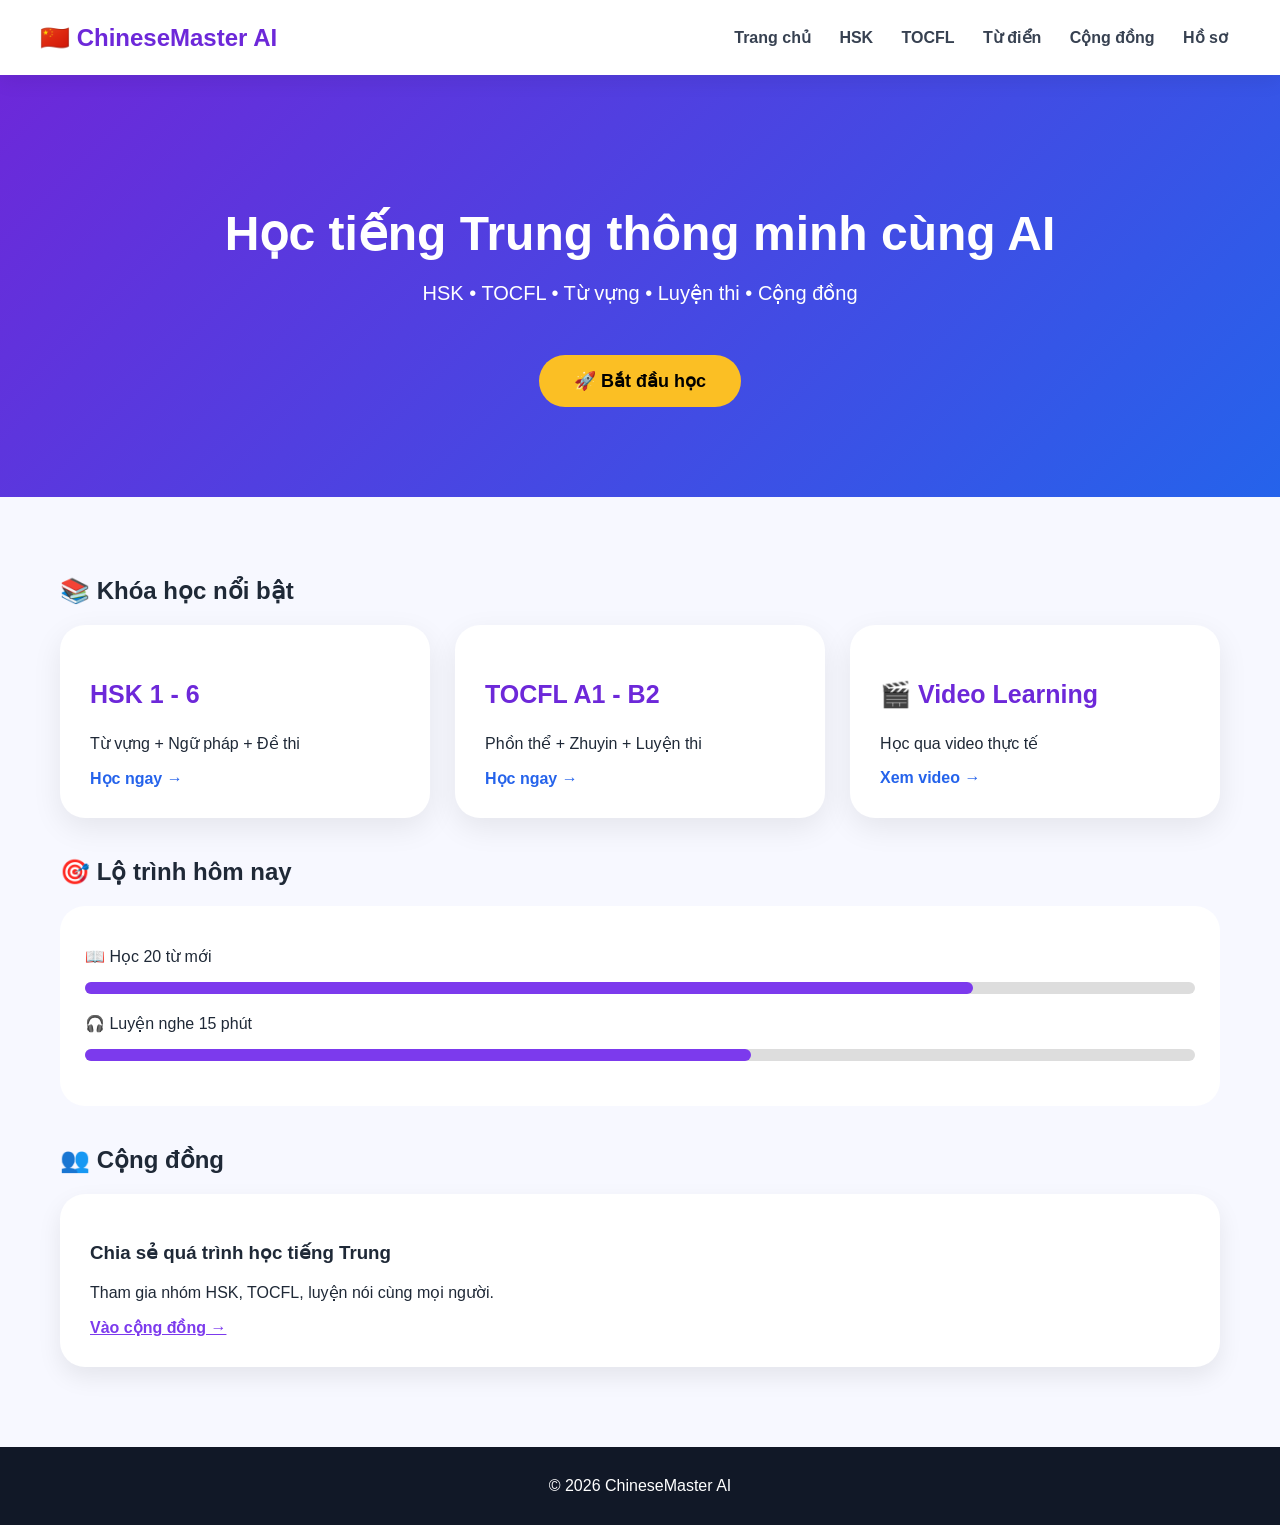
<file: index.html>
<!DOCTYPE html>
<html lang="vi">

<head>

<meta charset="UTF-8">
<meta name="viewport" content="width=device-width, initial-scale=1.0">

<title>ChineseMaster AI</title>

<link rel="stylesheet" href="css/style.css">

</head>


<body>


<header class="header">

<div class="logo">
🇨🇳 ChineseMaster AI
</div>


<button class="menu-btn">
☰
</button>


<nav>

<a href="index.html">Trang chủ</a>

<a href="hsk.html">HSK</a>

<a href="tocfl.html">TOCFL</a>

<a href="dictionary.html">Từ điển</a>

<a href="community.html">Cộng đồng</a>

<a href="profile.html">Hồ sơ</a>

</nav>


</header>





<section class="hero">


<h1>
Học tiếng Trung thông minh cùng AI
</h1>


<p>
HSK • TOCFL • Từ vựng • Luyện thi • Cộng đồng
</p>


<button>
🚀 Bắt đầu học
</button>


</section>






<section class="container">


<h2>
📚 Khóa học nổi bật
</h2>



<div class="grid">


<div class="card">

<h3>
HSK 1 - 6
</h3>

<p>
Từ vựng + Ngữ pháp + Đề thi
</p>

<a href="hsk.html">
Học ngay →
</a>

</div>




<div class="card">

<h3>
TOCFL A1 - B2
</h3>

<p>
Phồn thể + Zhuyin + Luyện thi
</p>

<a href="tocfl.html">
Học ngay →
</a>

</div>




<div class="card">

<h3>
🎬 Video Learning
</h3>

<p>
Học qua video thực tế
</p>

<a href="#">
Xem video →
</a>

</div>


</div>






<h2>
🎯 Lộ trình hôm nay
</h2>


<div class="learning">


<p>
📖 Học 20 từ mới
</p>


<div class="bar">
<span></span>
</div>


<p>
🎧 Luyện nghe 15 phút
</p>


<div class="bar">

<span style="width:60%"></span>

</div>


</div>








<h2>
👥 Cộng đồng
</h2>


<div class="community-box">


<h3>
Chia sẻ quá trình học tiếng Trung
</h3>


<p>
Tham gia nhóm HSK, TOCFL, luyện nói cùng mọi người.
</p>


<a href="community.html">
Vào cộng đồng →
</a>


</div>





</section>





<footer>

© 2026 ChineseMaster AI

</footer>



<script src="js/app.js"></script>


</body>

</html>
</file>
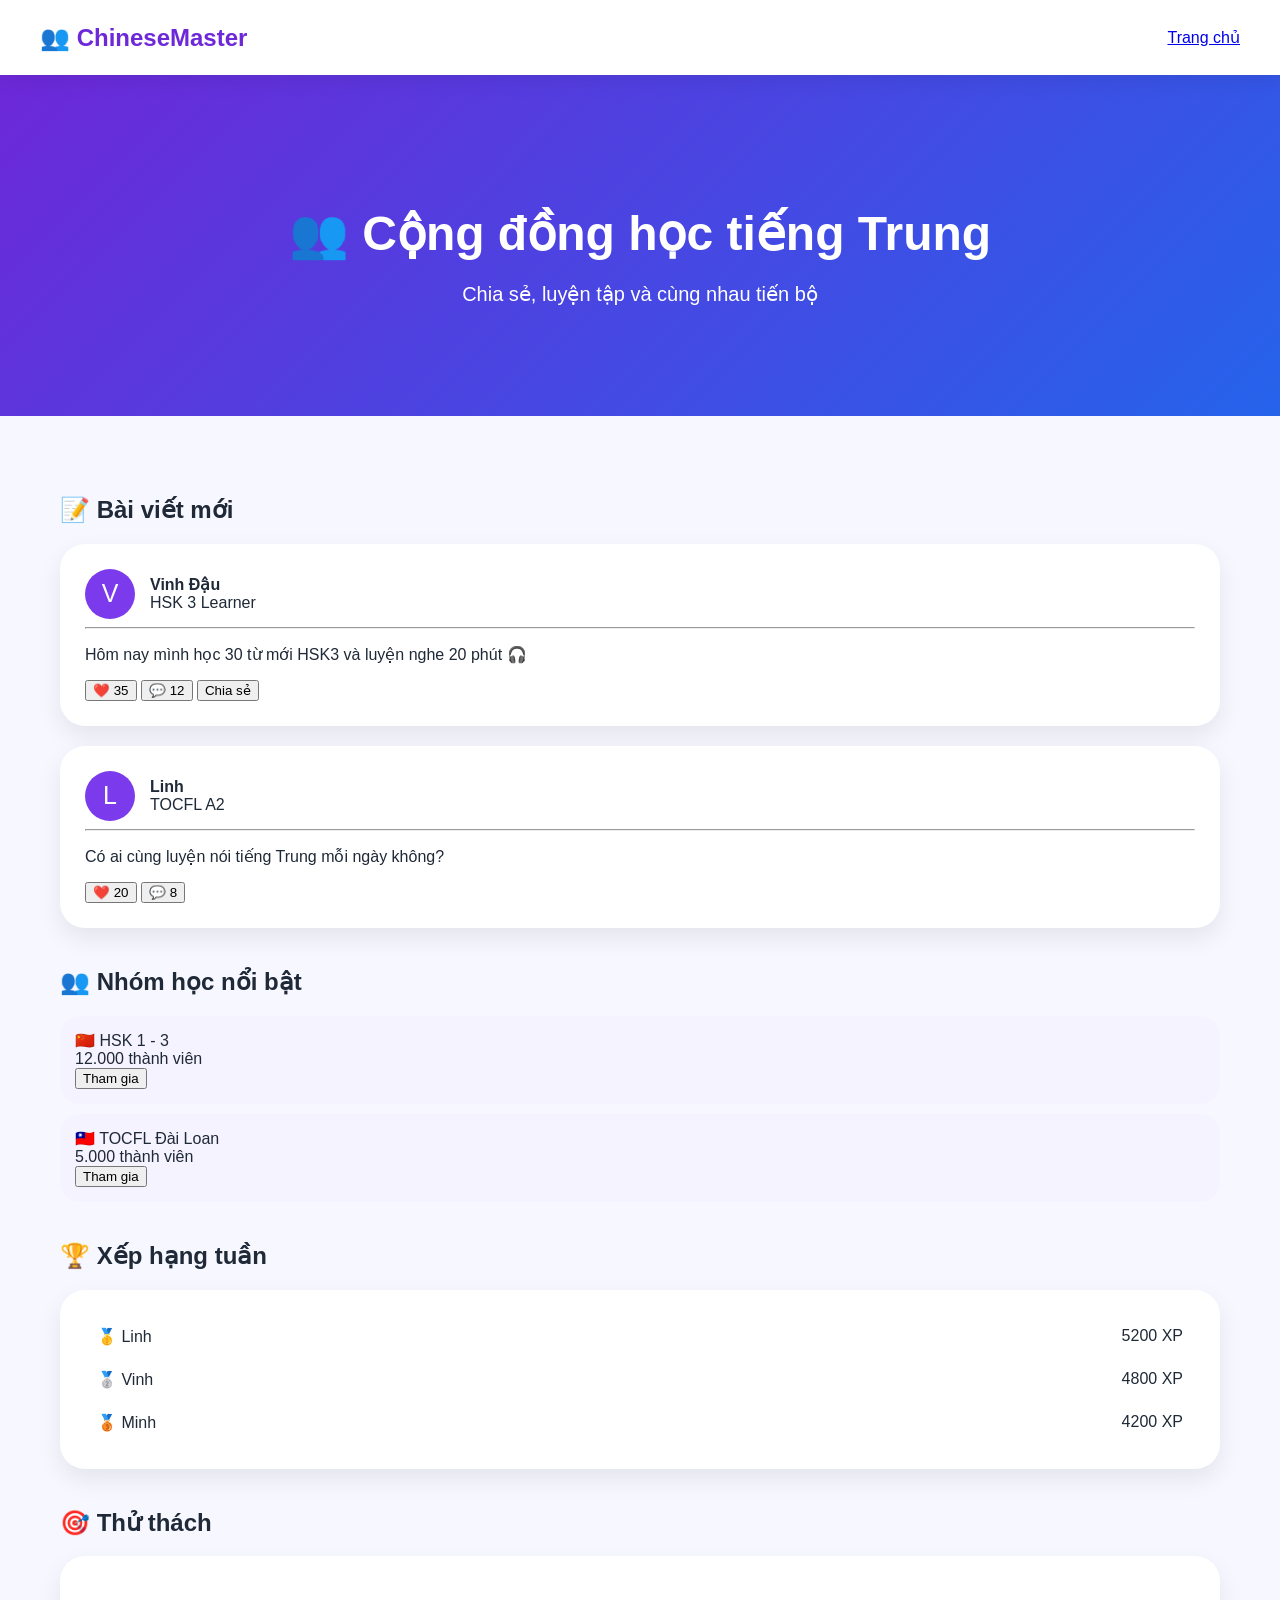
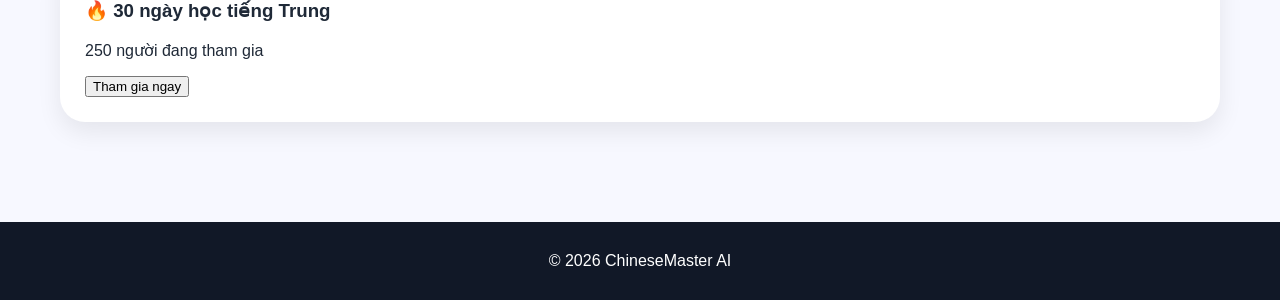
<file: community.html>
<!DOCTYPE html>
<html lang="vi">

<head>

<meta charset="UTF-8">
<meta name="viewport" content="width=device-width, initial-scale=1.0">

<title>Cộng đồng - ChineseMaster</title>

<link rel="stylesheet" href="css/style.css">

<style>

.post{

background:white;
padding:25px;
border-radius:25px;
margin-bottom:20px;
box-shadow:0 10px 25px rgba(0,0,0,.08);

}


.user{

display:flex;
align-items:center;
gap:15px;

}


.avatar{

width:50px;
height:50px;
border-radius:50%;
background:#7c3aed;
color:white;
display:flex;
align-items:center;
justify-content:center;
font-size:25px;

}


.group{

background:#f5f3ff;
padding:15px;
border-radius:20px;
margin-top:10px;

}


.rank{

display:flex;
justify-content:space-between;
padding:12px;

}

</style>

</head>


<body>


<header class="header">

<div class="logo">
👥 ChineseMaster
</div>


<a href="index.html">
Trang chủ
</a>

</header>





<section class="hero">

<h1>
👥 Cộng đồng học tiếng Trung
</h1>

<p>
Chia sẻ, luyện tập và cùng nhau tiến bộ
</p>

</section>






<section class="container">



<h2>
📝 Bài viết mới
</h2>




<div class="post">


<div class="user">

<div class="avatar">
V
</div>


<div>

<b>Vinh Đậu</b>

<br>

HSK 3 Learner

</div>


</div>


<hr>


<p>

Hôm nay mình học 30 từ mới HSK3
và luyện nghe 20 phút 🎧

</p>


<button>
❤️ 35
</button>


<button>
💬 12
</button>


<button>
Chia sẻ
</button>


</div>







<div class="post">


<div class="user">

<div class="avatar">
L
</div>


<div>

<b>Linh</b>

<br>

TOCFL A2

</div>


</div>


<hr>


<p>

Có ai cùng luyện nói tiếng Trung mỗi ngày không?

</p>


<button>
❤️ 20
</button>


<button>
💬 8
</button>


</div>







<h2>
👥 Nhóm học nổi bật
</h2>


<div class="group">

🇨🇳 HSK 1 - 3

<br>

12.000 thành viên

<br>

<button>
Tham gia
</button>

</div>



<div class="group">

🇹🇼 TOCFL Đài Loan

<br>

5.000 thành viên

<br>

<button>
Tham gia
</button>

</div>







<h2>
🏆 Xếp hạng tuần
</h2>



<div class="post">


<div class="rank">

🥇 Linh

<span>
5200 XP
</span>

</div>


<div class="rank">

🥈 Vinh

<span>
4800 XP
</span>

</div>


<div class="rank">

🥉 Minh

<span>
4200 XP
</span>

</div>



</div>







<h2>
🎯 Thử thách
</h2>


<div class="post">


<h3>
🔥 30 ngày học tiếng Trung
</h3>


<p>

250 người đang tham gia

</p>


<button>
Tham gia ngay
</button>


</div>




</section>






<footer>

© 2026 ChineseMaster AI

</footer>



<script src="js/app.js"></script>


</body>

</html>
</file>
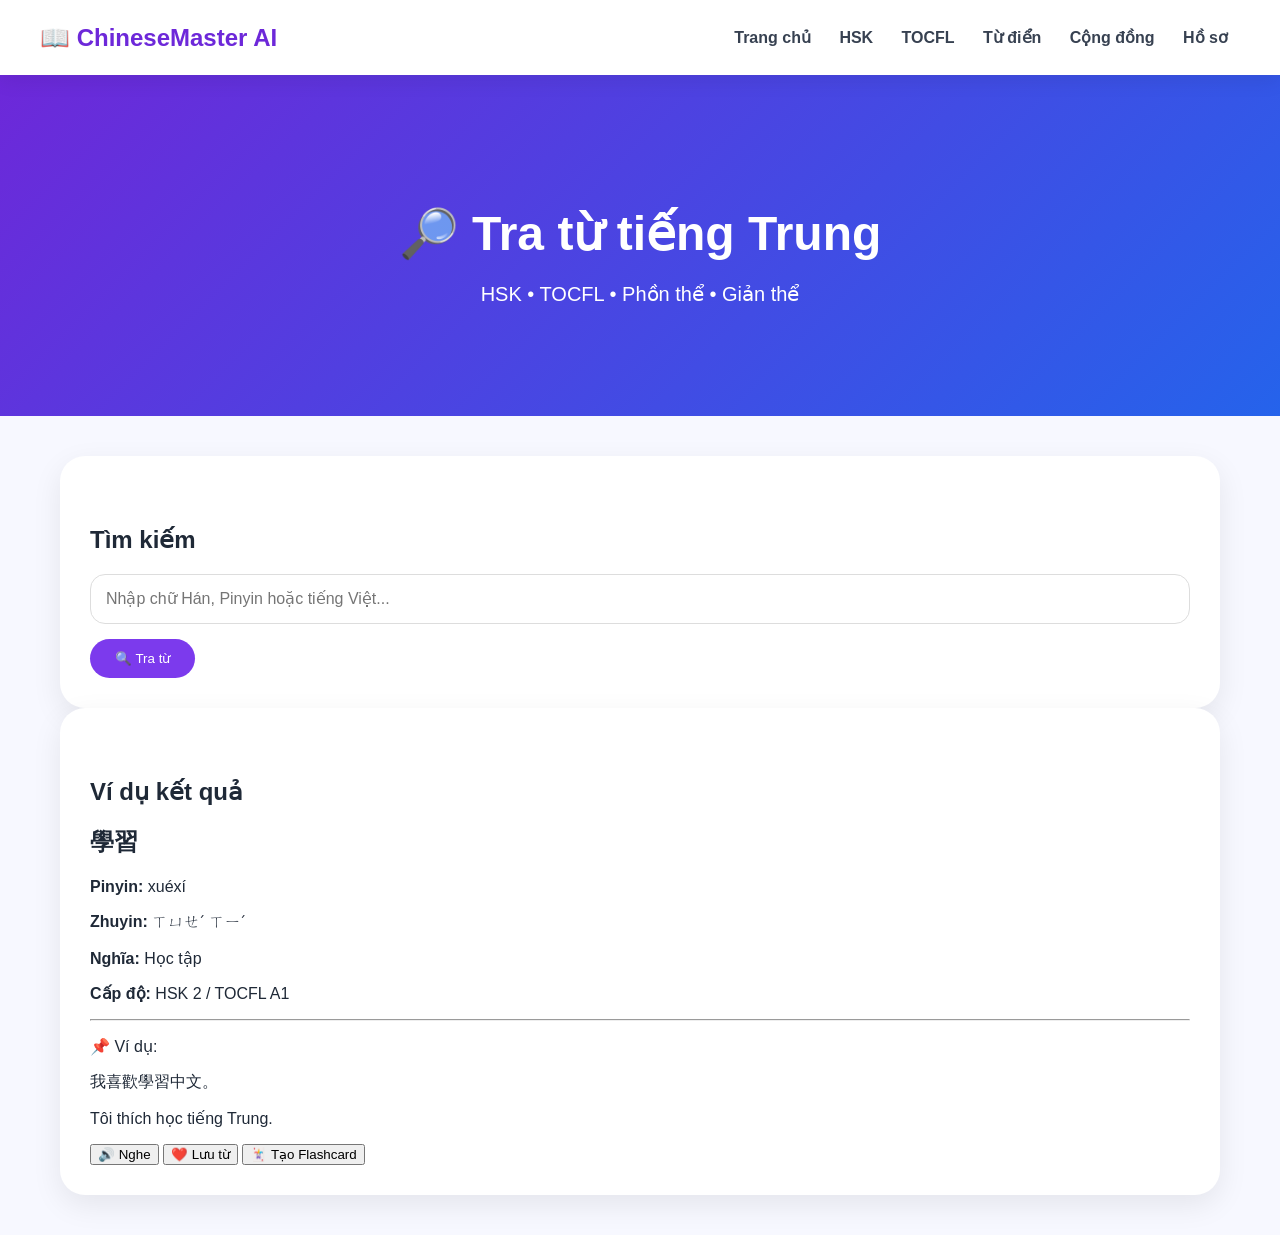
<file: dictionary.html>
<!DOCTYPE html>
<html lang="vi">

<head>

<meta charset="UTF-8">
<meta name="viewport" content="width=device-width, initial-scale=1.0">

<title>Từ điển - ChineseMaster</title>

<link rel="stylesheet" href="css/style.css">

</head>


<body>


<header class="header">

<div class="logo">
📖 ChineseMaster AI
</div>


<button class="menu-btn">
☰
</button>


<nav>

<a href="index.html">Trang chủ</a>
<a href="hsk.html">HSK</a>
<a href="tocfl.html">TOCFL</a>
<a href="dictionary.html">Từ điển</a>
<a href="community.html">Cộng đồng</a>
<a href="profile.html">Hồ sơ</a>

</nav>


</header>





<section class="hero">

<h1>
🔎 Tra từ tiếng Trung
</h1>

<p>
HSK • TOCFL • Phồn thể • Giản thể
</p>

</section>






<section class="container">



<div class="card">


<h2>
Tìm kiếm
</h2>


<input 
id="search"
type="text"
placeholder="Nhập chữ Hán, Pinyin hoặc tiếng Việt..."
style="
width:100%;
padding:15px;
border-radius:15px;
border:1px solid #ddd;
font-size:16px;
">


<button 
onclick="searchWord()"
style="
margin-top:15px;
padding:12px 25px;
border:0;
border-radius:20px;
background:#7c3aed;
color:white;
cursor:pointer;
">

🔍 Tra từ

</button>


</div>





<div id="result" class="card">


<h2>
Ví dụ kết quả
</h2>


<h1>
學習
</h1>


<p>
<b>Pinyin:</b> xuéxí
</p>


<p>
<b>Zhuyin:</b> ㄒㄩㄝˊ ㄒㄧˊ
</p>


<p>
<b>Nghĩa:</b> Học tập
</p>


<p>
<b>Cấp độ:</b> HSK 2 / TOCFL A1
</p>



<hr>


<p>
📌 Ví dụ:

</p>


<p>
我喜歡學習中文。
</p>


<p>
Tôi thích học tiếng Trung.
</p>



<button>
🔊 Nghe
</button>


<button>
❤️ Lưu từ
</button>


<button>
🃏 Tạo Flashcard
</button>


</div>



</section>







<script>


function searchWord(){


let word=document.getElementById("search").value;


if(word){

document.getElementById("result").innerHTML=`

<h2>Kết quả tìm kiếm</h2>

<h1>${word}</h1>

<p>Đang tìm dữ liệu...</p>

`;


}


}


</script>




<script src="js/app.js"></script>


</body>

</html>
</file>
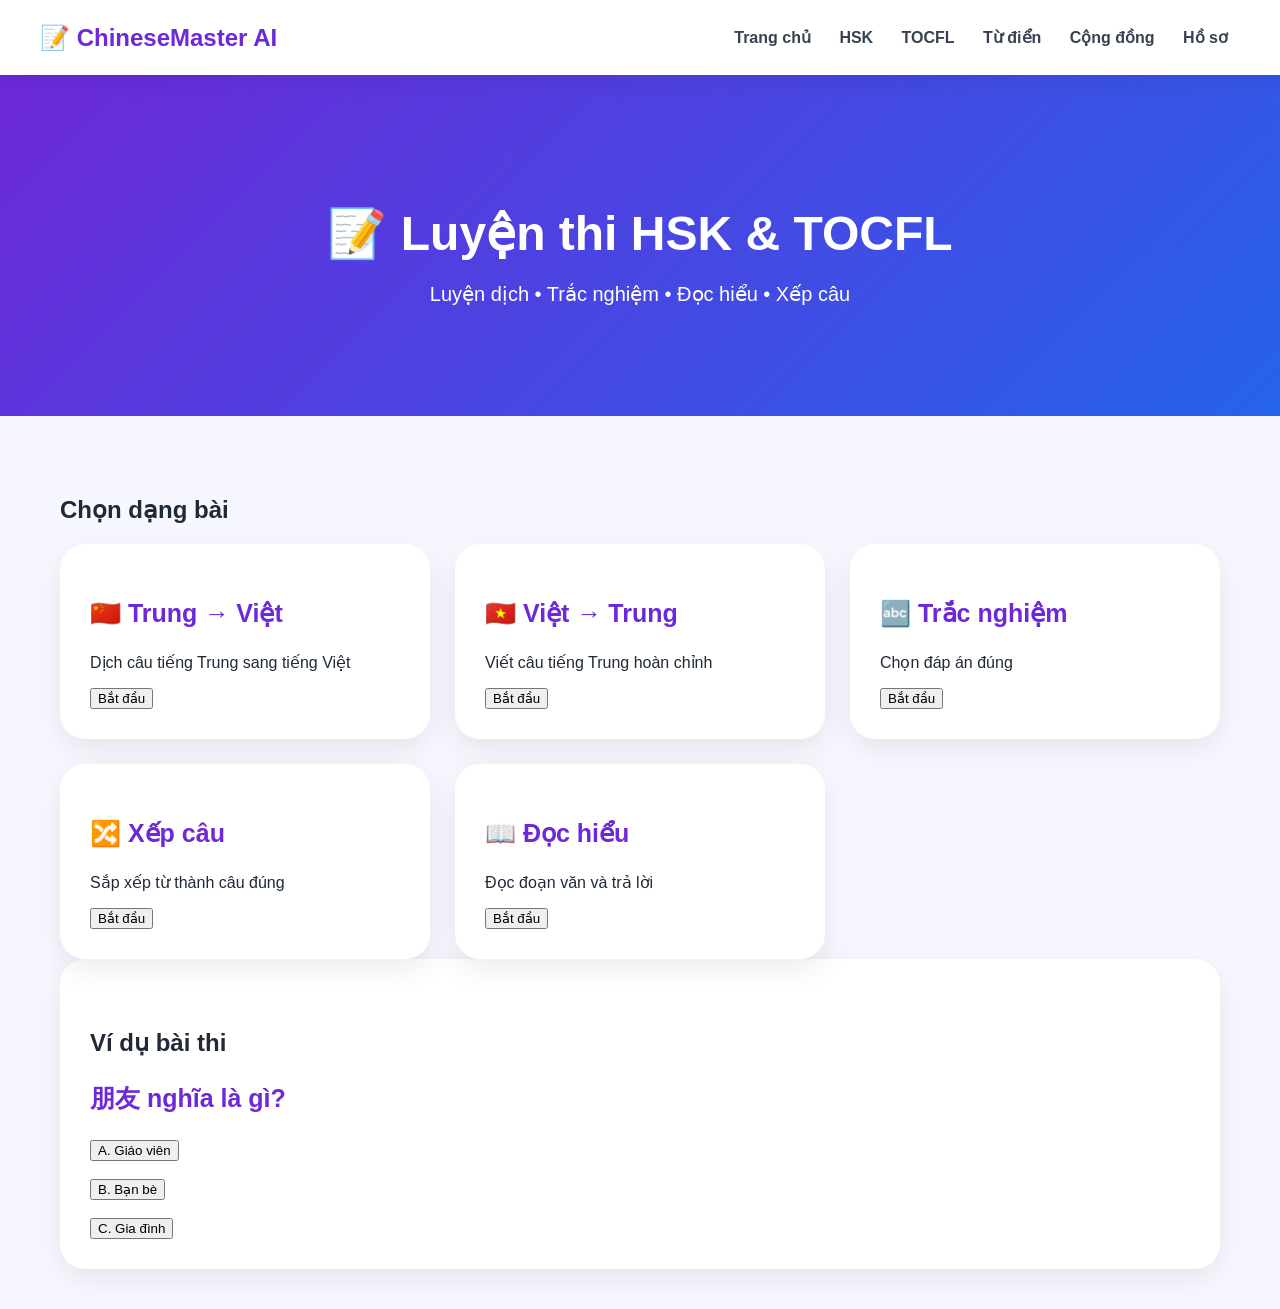
<file: exam.html>
<!DOCTYPE html>
<html lang="vi">

<head>

<meta charset="UTF-8">
<meta name="viewport" content="width=device-width, initial-scale=1.0">

<title>Luyện thi - ChineseMaster</title>

<link rel="stylesheet" href="css/style.css">

</head>


<body>


<header class="header">

<div class="logo">
📝 ChineseMaster AI
</div>


<button class="menu-btn">
☰
</button>


<nav>

<a href="index.html">Trang chủ</a>
<a href="hsk.html">HSK</a>
<a href="tocfl.html">TOCFL</a>
<a href="dictionary.html">Từ điển</a>
<a href="community.html">Cộng đồng</a>
<a href="profile.html">Hồ sơ</a>

</nav>

</header>





<section class="hero">

<h1>
📝 Luyện thi HSK & TOCFL
</h1>

<p>
Luyện dịch • Trắc nghiệm • Đọc hiểu • Xếp câu
</p>

</section>





<section class="container">


<h2>
Chọn dạng bài
</h2>


<div class="grid">



<div class="card">

<h3>
🇨🇳 Trung → Việt
</h3>

<p>
Dịch câu tiếng Trung sang tiếng Việt
</p>

<button onclick="start('translate')">
Bắt đầu
</button>

</div>





<div class="card">

<h3>
🇻🇳 Việt → Trung
</h3>

<p>
Viết câu tiếng Trung hoàn chỉnh
</p>

<button onclick="start('write')">
Bắt đầu
</button>

</div>





<div class="card">

<h3>
🔤 Trắc nghiệm
</h3>

<p>
Chọn đáp án đúng
</p>

<button onclick="start('quiz')">
Bắt đầu
</button>

</div>





<div class="card">

<h3>
🔀 Xếp câu
</h3>

<p>
Sắp xếp từ thành câu đúng
</p>

<button onclick="start('arrange')">
Bắt đầu
</button>

</div>





<div class="card">

<h3>
📖 Đọc hiểu
</h3>

<p>
Đọc đoạn văn và trả lời
</p>

<button onclick="start('reading')">
Bắt đầu
</button>

</div>



</div>







<div class="card" id="question">


<h2>
Ví dụ bài thi
</h2>


<h3>
朋友 nghĩa là gì?
</h3>


<div>

<button>
A. Giáo viên
</button>

<br><br>

<button>
B. Bạn bè
</button>

<br><br>

<button>
C. Gia đình
</button>


</div>



</div>





</section>






<script>


function start(type){


let box=document.getElementById("question");


if(type==="translate"){


box.innerHTML=`

<h2>Trung → Việt</h2>

<h3>
我每天学习中文。
</h3>

<textarea placeholder="Nhập đáp án"></textarea>

<button>Nộp bài</button>

`;


}




if(type==="write"){


box.innerHTML=`

<h2>Việt → Trung</h2>

<h3>
Tôi thích học tiếng Trung.
</h3>

<textarea placeholder="Viết câu tiếng Trung"></textarea>

<button>Nộp bài</button>

`;

}





if(type==="quiz"){


box.innerHTML=`

<h2>Trắc nghiệm</h2>

<h3>
学习 nghĩa là gì?
</h3>

<button>A. Học tập</button>

<button>B. Đi làm</button>

<button>C. Ăn uống</button>

`;

}




if(type==="arrange"){


box.innerHTML=`

<h2>Xếp câu</h2>

<p>
我 / 中文 / 学习
</p>

<button>
Sắp xếp
</button>

`;

}





if(type==="reading"){


box.innerHTML=`

<h2>Đọc hiểu</h2>

<p>
小明每天学习中文。
他喜欢汉语。
</p>


<h3>
小明喜欢什么？
</h3>


<button>A. 中文</button>

<button>B. 英语</button>


`;

}


}


</script>



<script src="js/app.js"></script>


</body>

</html>
</file>
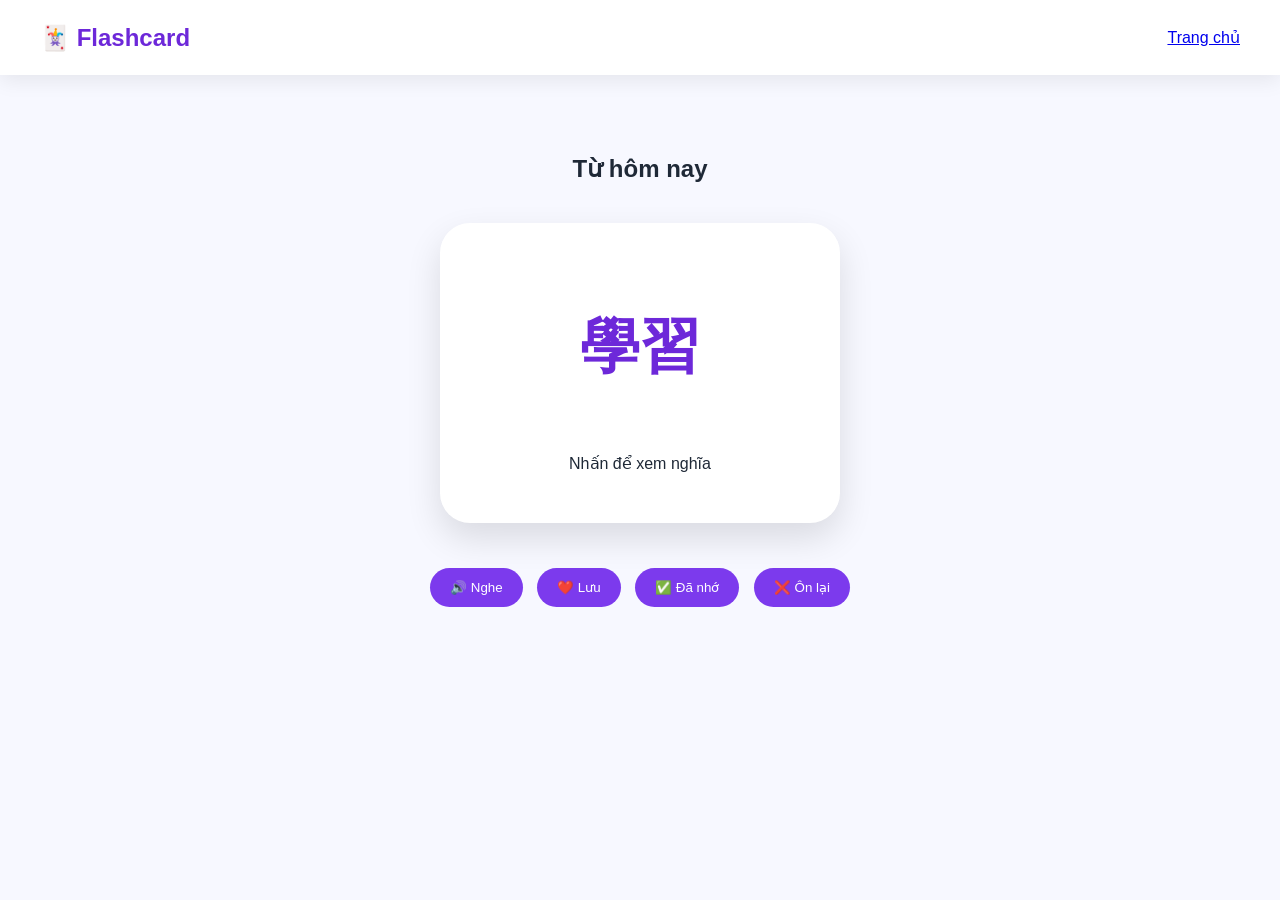
<file: flashcard.html>
<!DOCTYPE html>
<html lang="vi">

<head>

<meta charset="UTF-8">
<meta name="viewport" content="width=device-width, initial-scale=1.0">

<title>Flashcard - ChineseMaster</title>

<link rel="stylesheet" href="css/style.css">


<style>

.flashcard-box{

max-width:400px;

height:300px;

margin:40px auto;

perspective:1000px;

}


.flashcard{

width:100%;

height:100%;

position:relative;

transition:.6s;

transform-style:preserve-3d;

cursor:pointer;

}



.flashcard.active{

transform:rotateY(180deg);

}



.front,
.back{

position:absolute;

width:100%;

height:100%;

background:white;

border-radius:30px;

display:flex;

flex-direction:column;

align-items:center;

justify-content:center;

box-shadow:0 15px 35px rgba(0,0,0,.12);

backface-visibility:hidden;

}



.front h1{

font-size:60px;

color:#6d28d9;

}



.back{

transform:rotateY(180deg);

}



.action{

text-align:center;

}


.action button{

padding:12px 20px;

border:0;

border-radius:20px;

margin:5px;

cursor:pointer;

background:#7c3aed;

color:white;

}



</style>


</head>


<body>


<header class="header">


<div class="logo">
🃏 Flashcard
</div>


<a href="index.html">
Trang chủ
</a>


</header>





<section class="container">


<h2 style="text-align:center">

Từ hôm nay

</h2>





<div class="flashcard-box">


<div class="flashcard" onclick="flipCard()">



<div class="front">


<h1>
學習
</h1>


<p>
Nhấn để xem nghĩa
</p>


</div>





<div class="back">


<h2>
xuéxí
</h2>


<p>
ㄒㄩㄝˊ ㄒㄧˊ
</p>


<h2>
Học tập
</h2>


<p>
我學習中文。
</p>


<p>
Tôi học tiếng Trung.
</p>


</div>



</div>


</div>







<div class="action">


<button>
🔊 Nghe
</button>


<button>
❤️ Lưu
</button>


<button>
✅ Đã nhớ
</button>


<button>
❌ Ôn lại
</button>


</div>




</section>





<script>


function flipCard(){

document
.querySelector(".flashcard")
.classList
.toggle("active");


}



</script>



<script src="js/app.js"></script>


</body>

</html>
</file>
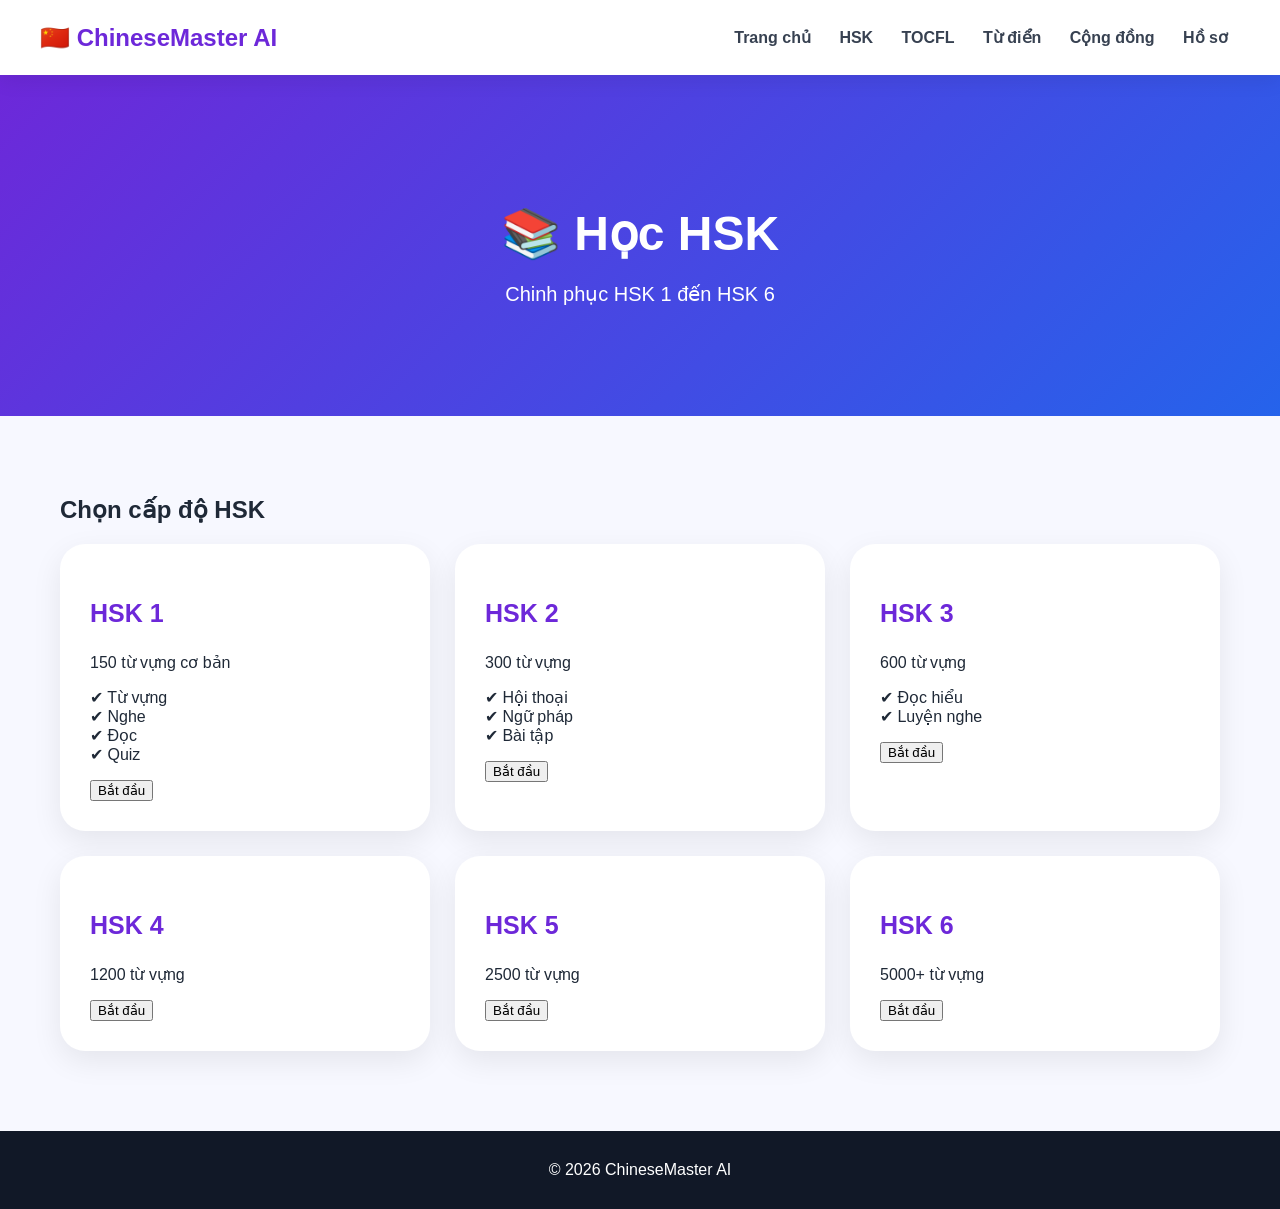
<file: hsk.html>
<!DOCTYPE html>
<html lang="vi">

<head>

<meta charset="UTF-8">
<meta name="viewport" content="width=device-width, initial-scale=1.0">

<title>HSK - ChineseMaster</title>

<link rel="stylesheet" href="css/style.css">

</head>


<body>


<header class="header">

<div class="logo">
🇨🇳 ChineseMaster AI
</div>


<button class="menu-btn">
☰
</button>


<nav>

<a href="index.html">Trang chủ</a>
<a href="hsk.html">HSK</a>
<a href="tocfl.html">TOCFL</a>
<a href="dictionary.html">Từ điển</a>
<a href="community.html">Cộng đồng</a>
<a href="profile.html">Hồ sơ</a>

</nav>


</header>





<section class="hero">

<h1>
📚 Học HSK
</h1>

<p>
Chinh phục HSK 1 đến HSK 6
</p>

</section>





<section class="container">


<h2>
Chọn cấp độ HSK
</h2>



<div class="grid">



<div class="card">

<h3>HSK 1</h3>

<p>
150 từ vựng cơ bản
</p>

<p>
✔ Từ vựng<br>
✔ Nghe<br>
✔ Đọc<br>
✔ Quiz
</p>

<button>
Bắt đầu
</button>

</div>




<div class="card">

<h3>HSK 2</h3>

<p>
300 từ vựng
</p>

<p>
✔ Hội thoại<br>
✔ Ngữ pháp<br>
✔ Bài tập
</p>

<button>
Bắt đầu
</button>

</div>




<div class="card">

<h3>HSK 3</h3>

<p>
600 từ vựng
</p>

<p>
✔ Đọc hiểu<br>
✔ Luyện nghe
</p>

<button>
Bắt đầu
</button>

</div>





<div class="card">

<h3>HSK 4</h3>

<p>
1200 từ vựng
</p>

<button>
Bắt đầu
</button>

</div>





<div class="card">

<h3>HSK 5</h3>

<p>
2500 từ vựng
</p>

<button>
Bắt đầu
</button>

</div>





<div class="card">

<h3>HSK 6</h3>

<p>
5000+ từ vựng
</p>

<button>
Bắt đầu
</button>

</div>



</div>


</section>





<footer>

© 2026 ChineseMaster AI

</footer>



<script src="js/app.js"></script>


</body>

</html>
</file>
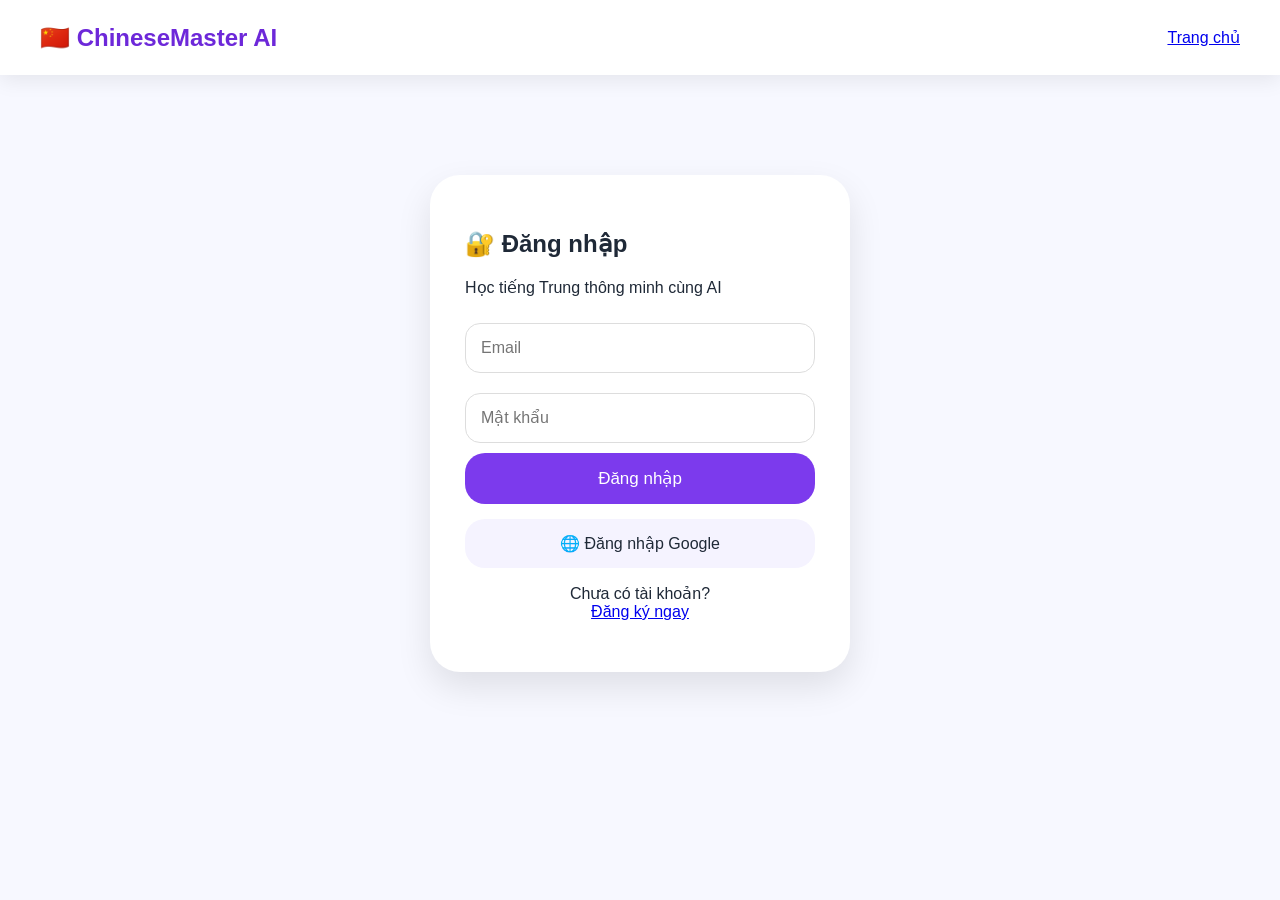
<file: login.html>
<!DOCTYPE html>
<html lang="vi">

<head>

<meta charset="UTF-8">
<meta name="viewport" content="width=device-width, initial-scale=1.0">

<title>Đăng nhập - ChineseMaster</title>

<link rel="stylesheet" href="css/style.css">


<style>

.login-box{

max-width:420px;

margin:60px auto;

background:white;

padding:35px;

border-radius:30px;

box-shadow:0 15px 35px rgba(0,0,0,.1);

}



.login-box input{

width:100%;

padding:15px;

margin:10px 0;

border-radius:15px;

border:1px solid #ddd;

font-size:16px;

}



.login-box button{

width:100%;

padding:15px;

border:0;

border-radius:20px;

background:#7c3aed;

color:white;

font-size:17px;

cursor:pointer;

}



.social{

margin-top:15px;

background:#f5f3ff;

padding:15px;

border-radius:20px;

text-align:center;

}



</style>


</head>



<body>



<header class="header">


<div class="logo">
🇨🇳 ChineseMaster AI
</div>


<a href="index.html">
Trang chủ
</a>


</header>





<section class="container">



<div class="login-box">


<h1>
🔐 Đăng nhập
</h1>


<p>
Học tiếng Trung thông minh cùng AI
</p>



<input 
type="email"
placeholder="Email">


<input 
type="password"
placeholder="Mật khẩu">



<button onclick="login()">

Đăng nhập

</button>





<div class="social">

🌐 Đăng nhập Google

</div>



<p style="text-align:center">

Chưa có tài khoản?

<br>

<a href="register.html">

Đăng ký ngay

</a>


</p>



</div>


</section>







<script>


function login(){


alert(
"Đăng nhập thành công!"
);


window.location.href="profile.html";


}


</script>



</body>

</html>
</file>
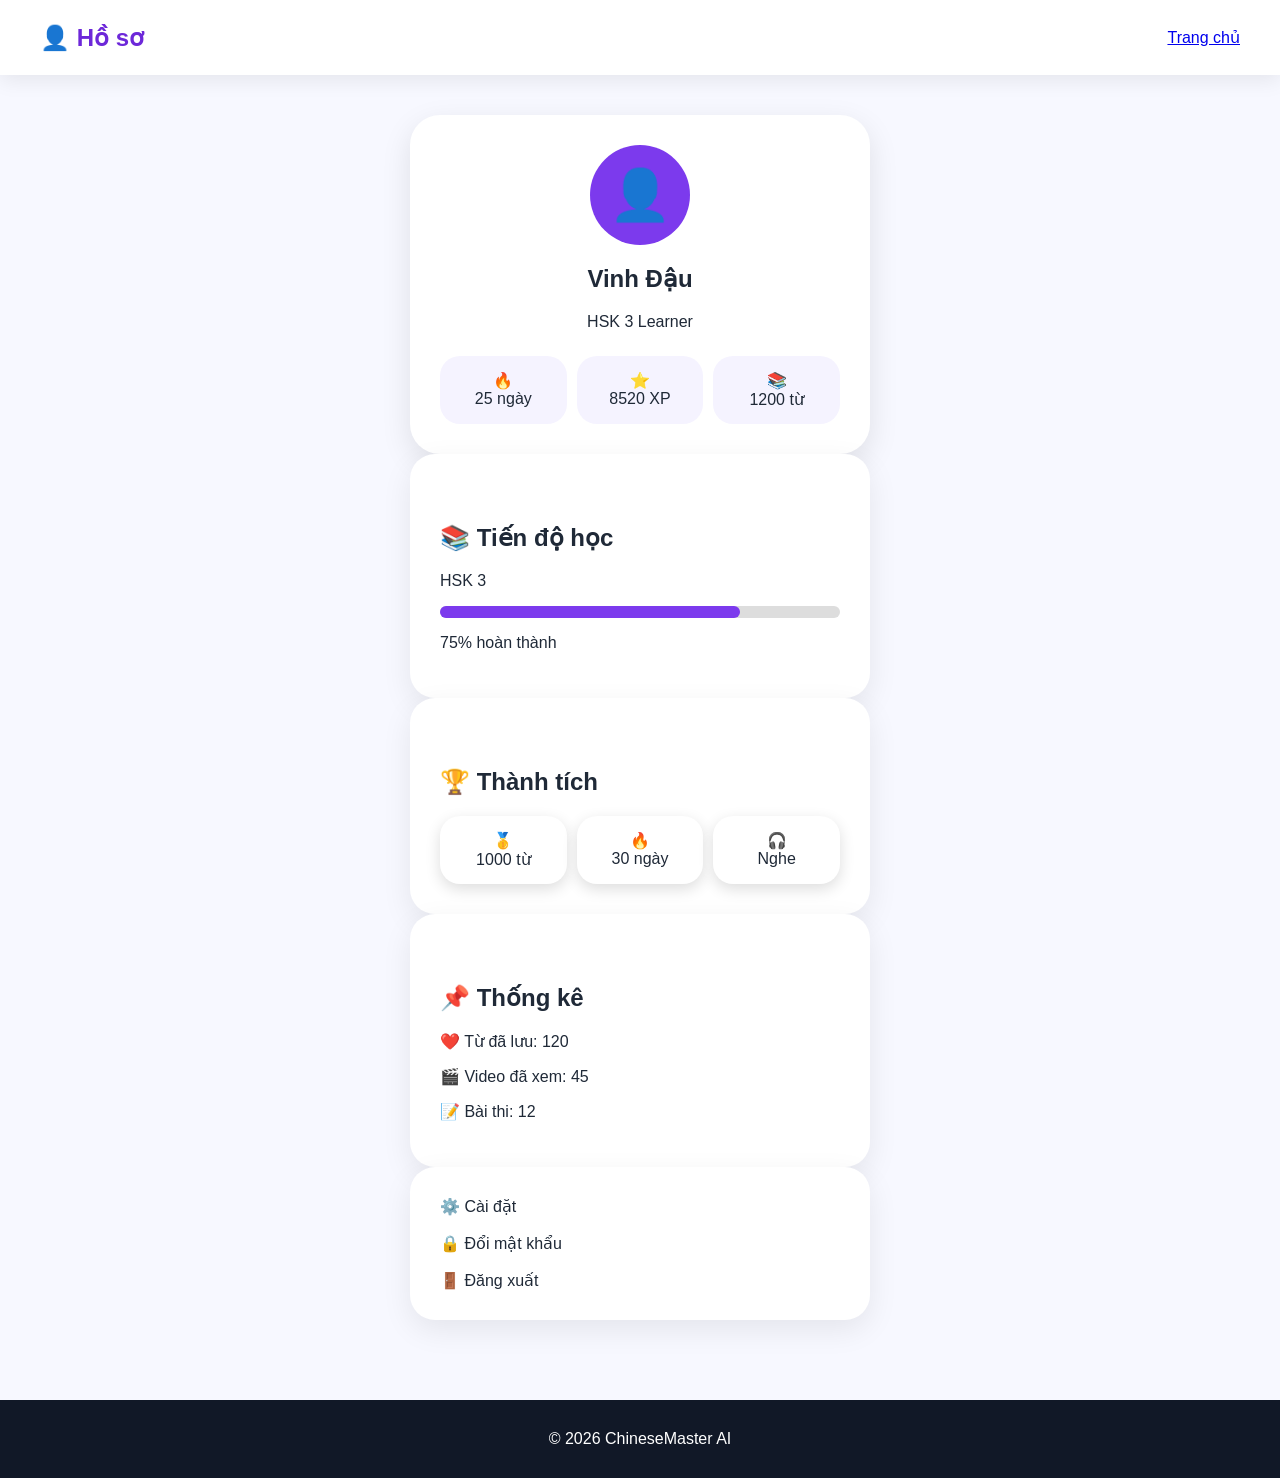
<file: profile.html>
<!DOCTYPE html>
<html lang="vi">

<head>

<meta charset="UTF-8">
<meta name="viewport" content="width=device-width, initial-scale=1.0">

<title>Hồ sơ cá nhân - ChineseMaster</title>

<link rel="stylesheet" href="css/style.css">


<style>

.profile-box{

max-width:500px;

margin:auto;

}



.profile-header{

background:white;

padding:30px;

border-radius:30px;

text-align:center;

box-shadow:0 10px 30px rgba(0,0,0,.1);

}



.avatar-big{

width:100px;

height:100px;

border-radius:50%;

background:#7c3aed;

color:white;

font-size:50px;

display:flex;

align-items:center;

justify-content:center;

margin:auto;

}



.info{

display:grid;

grid-template-columns:repeat(3,1fr);

gap:10px;

margin-top:25px;

}



.info div{

background:#f5f3ff;

padding:15px;

border-radius:20px;

}



.progress{

background:#ddd;

height:12px;

border-radius:20px;

}



.progress span{

display:block;

width:75%;

height:100%;

background:#7c3aed;

border-radius:20px;

}



.badges{

display:flex;

gap:10px;

}



.badge{

flex:1;

background:white;

padding:15px;

border-radius:20px;

text-align:center;

box-shadow:0 5px 15px #ddd;

}



</style>


</head>


<body>



<header class="header">


<div class="logo">
👤 Hồ sơ
</div>


<a href="index.html">
Trang chủ
</a>


</header>





<section class="container profile-box">





<div class="profile-header">


<div class="avatar-big">
👤
</div>


<h1>
Vinh Đậu
</h1>


<p>
HSK 3 Learner
</p>



<div class="info">


<div>

🔥

<br>

25 ngày

</div>



<div>

⭐

<br>

8520 XP

</div>



<div>

📚

<br>

1200 từ

</div>



</div>



</div>








<div class="card">


<h2>
📚 Tiến độ học
</h2>


<p>
HSK 3
</p>


<div class="progress">

<span></span>

</div>


<p>
75% hoàn thành
</p>


</div>







<div class="card">


<h2>
🏆 Thành tích
</h2>


<div class="badges">


<div class="badge">

🥇

<br>

1000 từ

</div>



<div class="badge">

🔥

<br>

30 ngày

</div>



<div class="badge">

🎧

<br>

Nghe

</div>



</div>


</div>







<div class="card">


<h2>
📌 Thống kê
</h2>


<p>
❤️ Từ đã lưu: 120
</p>


<p>
🎬 Video đã xem: 45
</p>


<p>
📝 Bài thi: 12
</p>


</div>







<div class="card">


⚙️ Cài đặt

<br><br>

🔒 Đổi mật khẩu

<br><br>

🚪 Đăng xuất


</div>





</section>





<footer>

© 2026 ChineseMaster AI

</footer>



<script src="js/app.js"></script>


</body>

</html>
</file>
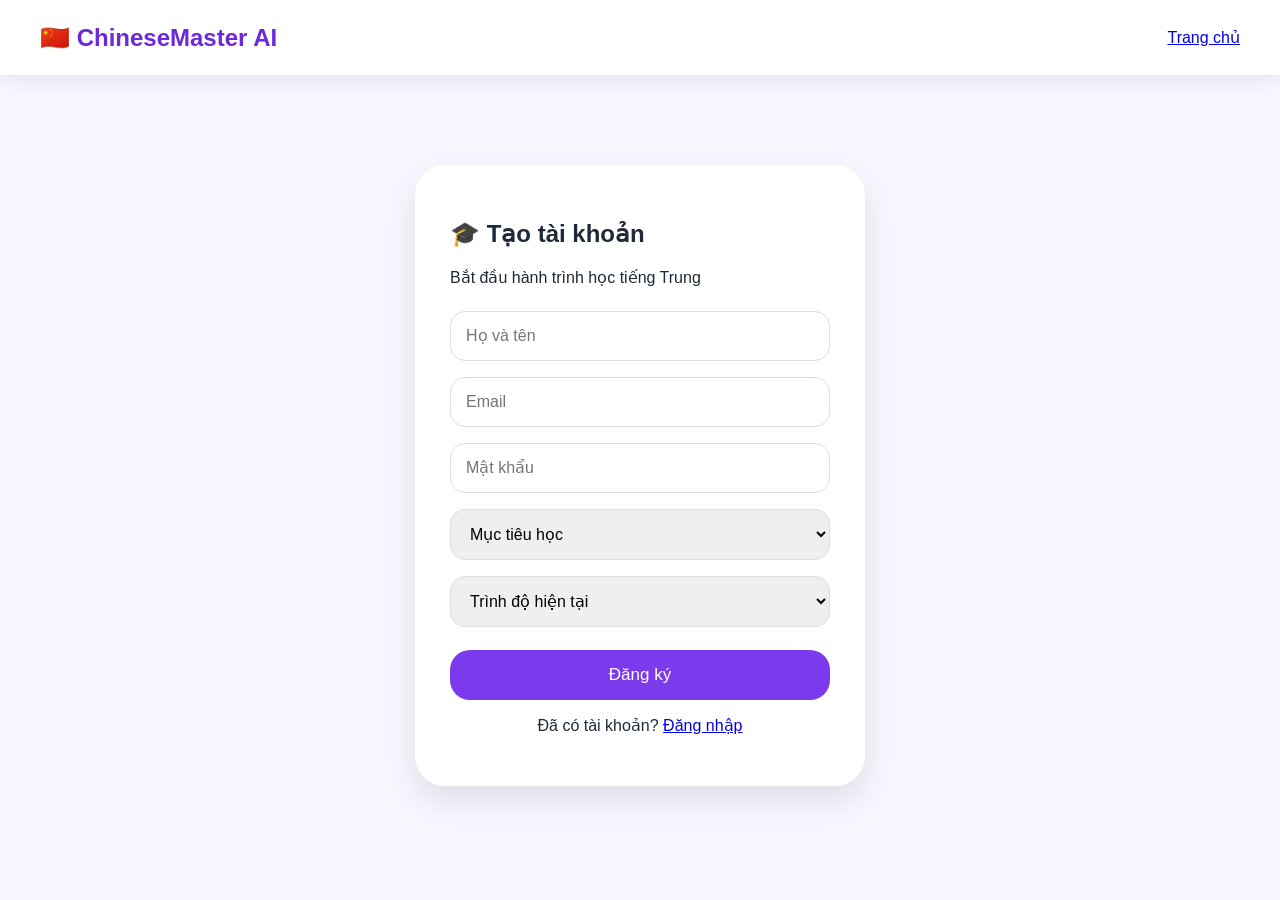
<file: register.html>
<!DOCTYPE html>
<html lang="vi">

<head>

<meta charset="UTF-8">
<meta name="viewport" content="width=device-width, initial-scale=1.0">

<title>Đăng ký - ChineseMaster</title>

<link rel="stylesheet" href="css/style.css">


<style>

.register-box{

max-width:450px;

margin:50px auto;

background:white;

padding:35px;

border-radius:30px;

box-shadow:0 15px 35px rgba(0,0,0,.1);

}



.register-box input,
.register-box select{

width:100%;

padding:15px;

margin:8px 0;

border-radius:15px;

border:1px solid #ddd;

font-size:16px;

}



.register-box button{

width:100%;

padding:15px;

margin-top:15px;

border:0;

border-radius:20px;

background:#7c3aed;

color:white;

font-size:17px;

cursor:pointer;

}


</style>


</head>


<body>



<header class="header">

<div class="logo">
🇨🇳 ChineseMaster AI
</div>


<a href="index.html">
Trang chủ
</a>

</header>





<section class="container">


<div class="register-box">


<h1>
🎓 Tạo tài khoản
</h1>


<p>
Bắt đầu hành trình học tiếng Trung
</p>



<input 
id="name"
placeholder="Họ và tên">



<input
id="email"
type="email"
placeholder="Email">



<input
type="password"
placeholder="Mật khẩu">





<select>

<option>
Mục tiêu học
</option>

<option>
HSK 1
</option>

<option>
HSK 3
</option>

<option>
HSK 5
</option>

<option>
TOCFL A2
</option>

<option>
TOCFL B1
</option>

</select>





<select>

<option>
Trình độ hiện tại
</option>

<option>
Mới bắt đầu
</option>

<option>
HSK 1
</option>

<option>
HSK 2
</option>

<option>
HSK 3+
</option>

</select>





<button onclick="registerUser()">

Đăng ký

</button>




<p style="text-align:center">

Đã có tài khoản?

<a href="login.html">
Đăng nhập
</a>

</p>



</div>


</section>





<script>


function registerUser(){


let user={

name:
document.getElementById("name").value,


email:
document.getElementById("email").value,


level:
"Beginner",


xp:0,


words:0

};



localStorage.setItem(
"user",
JSON.stringify(user)
);



alert(
"Tạo tài khoản thành công!"
);


window.location.href="profile.html";


}



</script>



</body>

</html>
</file>
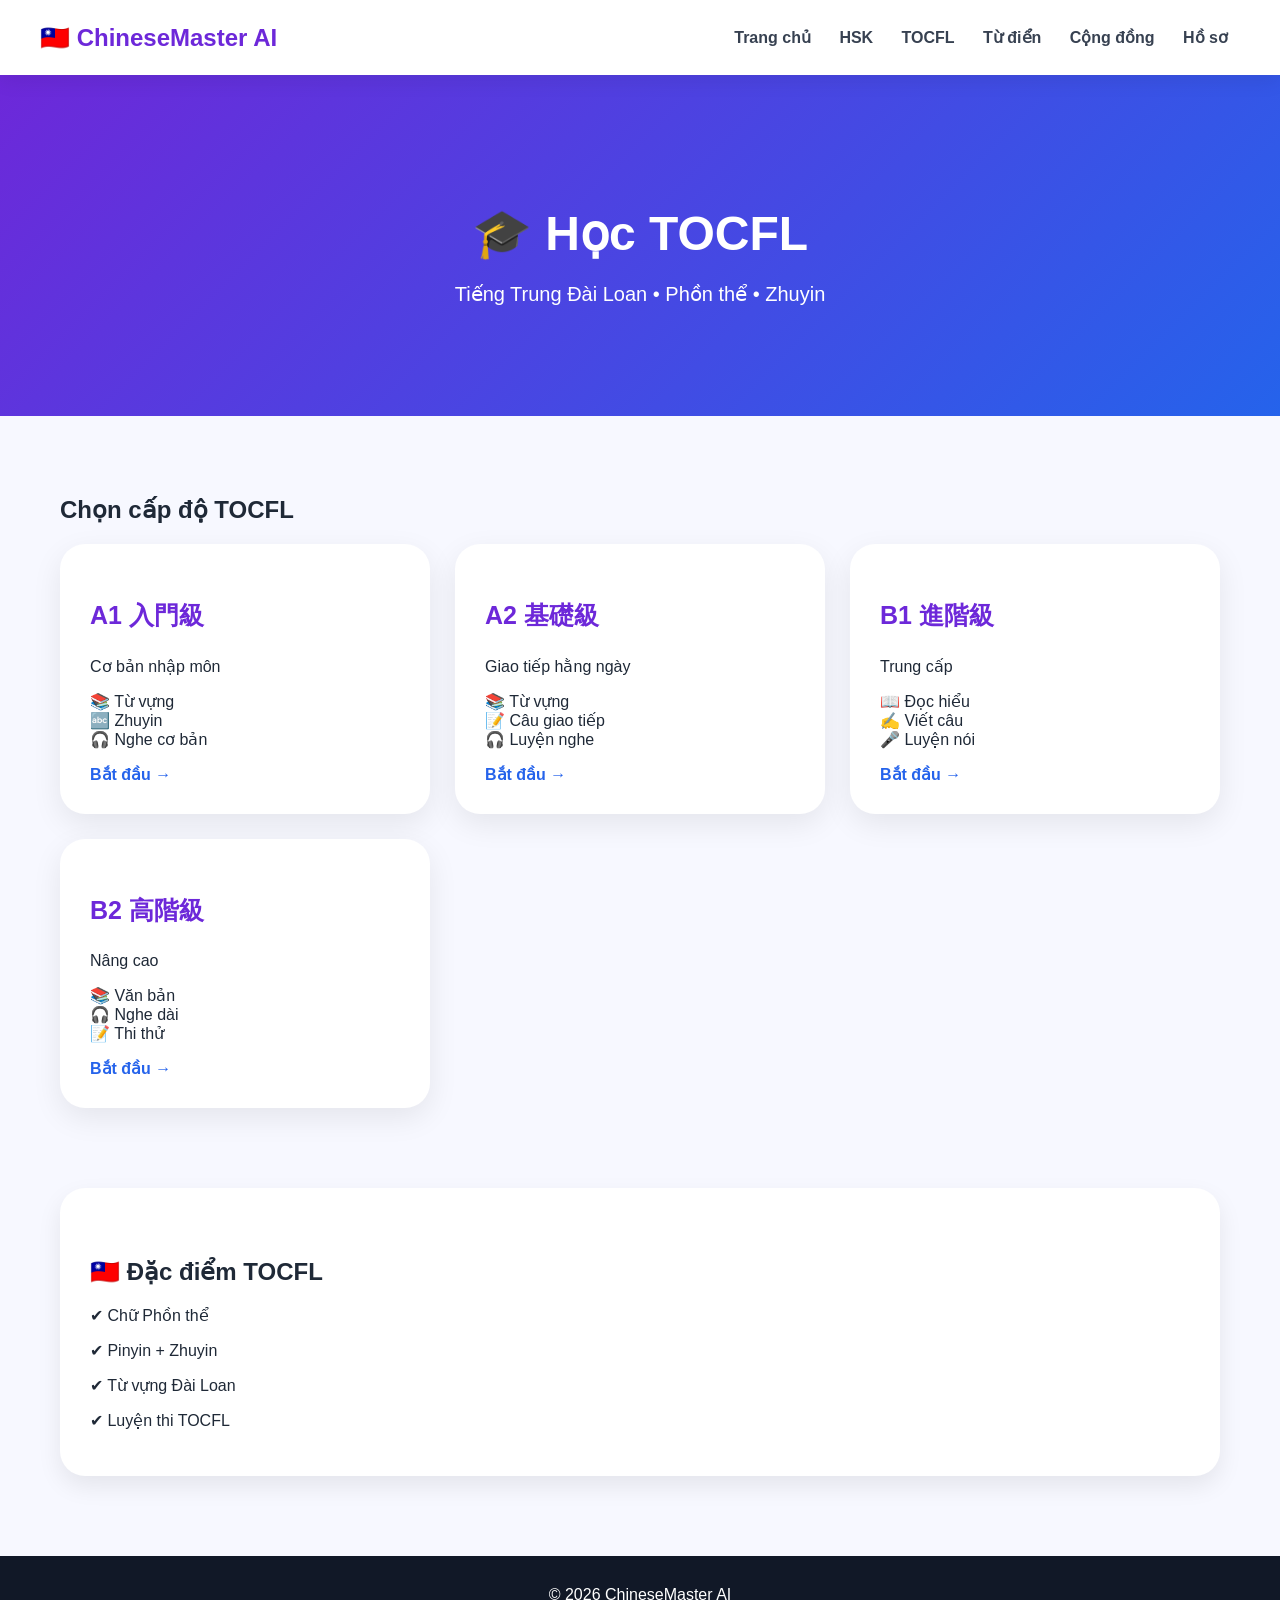
<file: tocrl.html>
<!DOCTYPE html>
<html lang="vi">

<head>

<meta charset="UTF-8">
<meta name="viewport" content="width=device-width, initial-scale=1.0">

<title>TOCFL - ChineseMaster</title>

<link rel="stylesheet" href="css/style.css">

</head>


<body>


<header class="header">

<div class="logo">
🇹🇼 ChineseMaster AI
</div>


<button class="menu-btn">
☰
</button>


<nav>

<a href="index.html">Trang chủ</a>
<a href="hsk.html">HSK</a>
<a href="tocfl.html">TOCFL</a>
<a href="dictionary.html">Từ điển</a>
<a href="community.html">Cộng đồng</a>
<a href="profile.html">Hồ sơ</a>

</nav>

</header>




<section class="hero">

<h1>
🎓 Học TOCFL
</h1>

<p>
Tiếng Trung Đài Loan • Phồn thể • Zhuyin
</p>

</section>





<section class="container">


<h2>
Chọn cấp độ TOCFL
</h2>



<div class="grid">



<div class="card">

<h3>
A1 入門級
</h3>

<p>
Cơ bản nhập môn
</p>

<p>
📚 Từ vựng<br>
🔤 Zhuyin<br>
🎧 Nghe cơ bản
</p>

<a href="#">
Bắt đầu →
</a>

</div>




<div class="card">

<h3>
A2 基礎級
</h3>

<p>
Giao tiếp hằng ngày
</p>

<p>
📚 Từ vựng<br>
📝 Câu giao tiếp<br>
🎧 Luyện nghe
</p>

<a href="#">
Bắt đầu →
</a>

</div>




<div class="card">

<h3>
B1 進階級
</h3>

<p>
Trung cấp
</p>

<p>
📖 Đọc hiểu<br>
✍️ Viết câu<br>
🎤 Luyện nói
</p>

<a href="#">
Bắt đầu →
</a>

</div>




<div class="card">

<h3>
B2 高階級
</h3>

<p>
Nâng cao
</p>

<p>
📚 Văn bản<br>
🎧 Nghe dài<br>
📝 Thi thử
</p>

<a href="#">
Bắt đầu →
</a>

</div>



</div>



</section>





<section class="container">


<div class="community-box">


<h2>
🇹🇼 Đặc điểm TOCFL
</h2>


<p>
✔ Chữ Phồn thể</p>

<p>
✔ Pinyin + Zhuyin</p>

<p>
✔ Từ vựng Đài Loan</p>

<p>
✔ Luyện thi TOCFL
</p>


</div>


</section>






<footer>

© 2026 ChineseMaster AI

</footer>



<script src="js/app.js"></script>


</body>

</html>
</file>
<file: css/style.css>
*{
    box-sizing:border-box;
    font-family:"Segoe UI",Arial,sans-serif;
}


body{

    margin:0;

    background:#f7f8ff;

    color:#1f2937;

}



.header{

    height:75px;

    background:white;

    display:flex;

    align-items:center;

    justify-content:space-between;

    padding:0 40px;

    box-shadow:0 5px 20px rgba(0,0,0,.08);

    position:sticky;

    top:0;

    z-index:10;

}



.logo{

    font-size:24px;

    font-weight:800;

    color:#6d28d9;

}



nav a{

    text-decoration:none;

    color:#374151;

    margin:0 12px;

    font-weight:600;

}



nav a:hover{

    color:#7c3aed;

}



.menu-btn{

    display:none;

    border:0;

    background:none;

    font-size:25px;

}





/* HERO */


.hero{

    background:

    linear-gradient(135deg,#6d28d9,#2563eb);

    color:white;

    text-align:center;

    padding:90px 20px;

}



.hero h1{

    font-size:48px;

    margin-bottom:20px;

}



.hero p{

    font-size:20px;

}



.hero button{

    margin-top:30px;

    padding:15px 35px;

    border:0;

    border-radius:30px;

    background:#fbbf24;

    font-size:18px;

    font-weight:bold;

    cursor:pointer;

}





/* CONTENT */


.container{

    max-width:1200px;

    margin:auto;

    padding:40px 20px;

}



h2{

    margin-top:40px;

}





.grid{

    display:grid;

    grid-template-columns:repeat(3,1fr);

    gap:25px;

}




.card{

    background:white;

    padding:30px;

    border-radius:25px;

    box-shadow:0 10px 30px rgba(0,0,0,.08);

    transition:.3s;

}



.card:hover{

    transform:translateY(-8px);

}



.card h3{

    color:#6d28d9;

    font-size:25px;

}



.card a{

    color:#2563eb;

    font-weight:bold;

    text-decoration:none;

}





/* LEARNING */


.learning{

    background:white;

    padding:25px;

    border-radius:25px;

}



.bar{

    height:12px;

    background:#ddd;

    border-radius:20px;

    margin-bottom:20px;

}



.bar span{

    display:block;

    height:100%;

    width:80%;

    background:#7c3aed;

    border-radius:20px;

}





/* COMMUNITY */


.community-box{

    background:white;

    padding:30px;

    border-radius:25px;

    box-shadow:0 10px 25px rgba(0,0,0,.08);

}



.community-box a{

    color:#7c3aed;

    font-weight:bold;

}





footer{

    text-align:center;

    background:#111827;

    color:white;

    padding:30px;

    margin-top:40px;

}





/* MOBILE */


@media(max-width:800px){


.header{

    padding:0 20px;

}



.menu-btn{

    display:block;

}



nav{

    display:none;

}



.hero h1{

    font-size:32px;

}



.grid{

    grid-template-columns:1fr;

}


}
</file>
